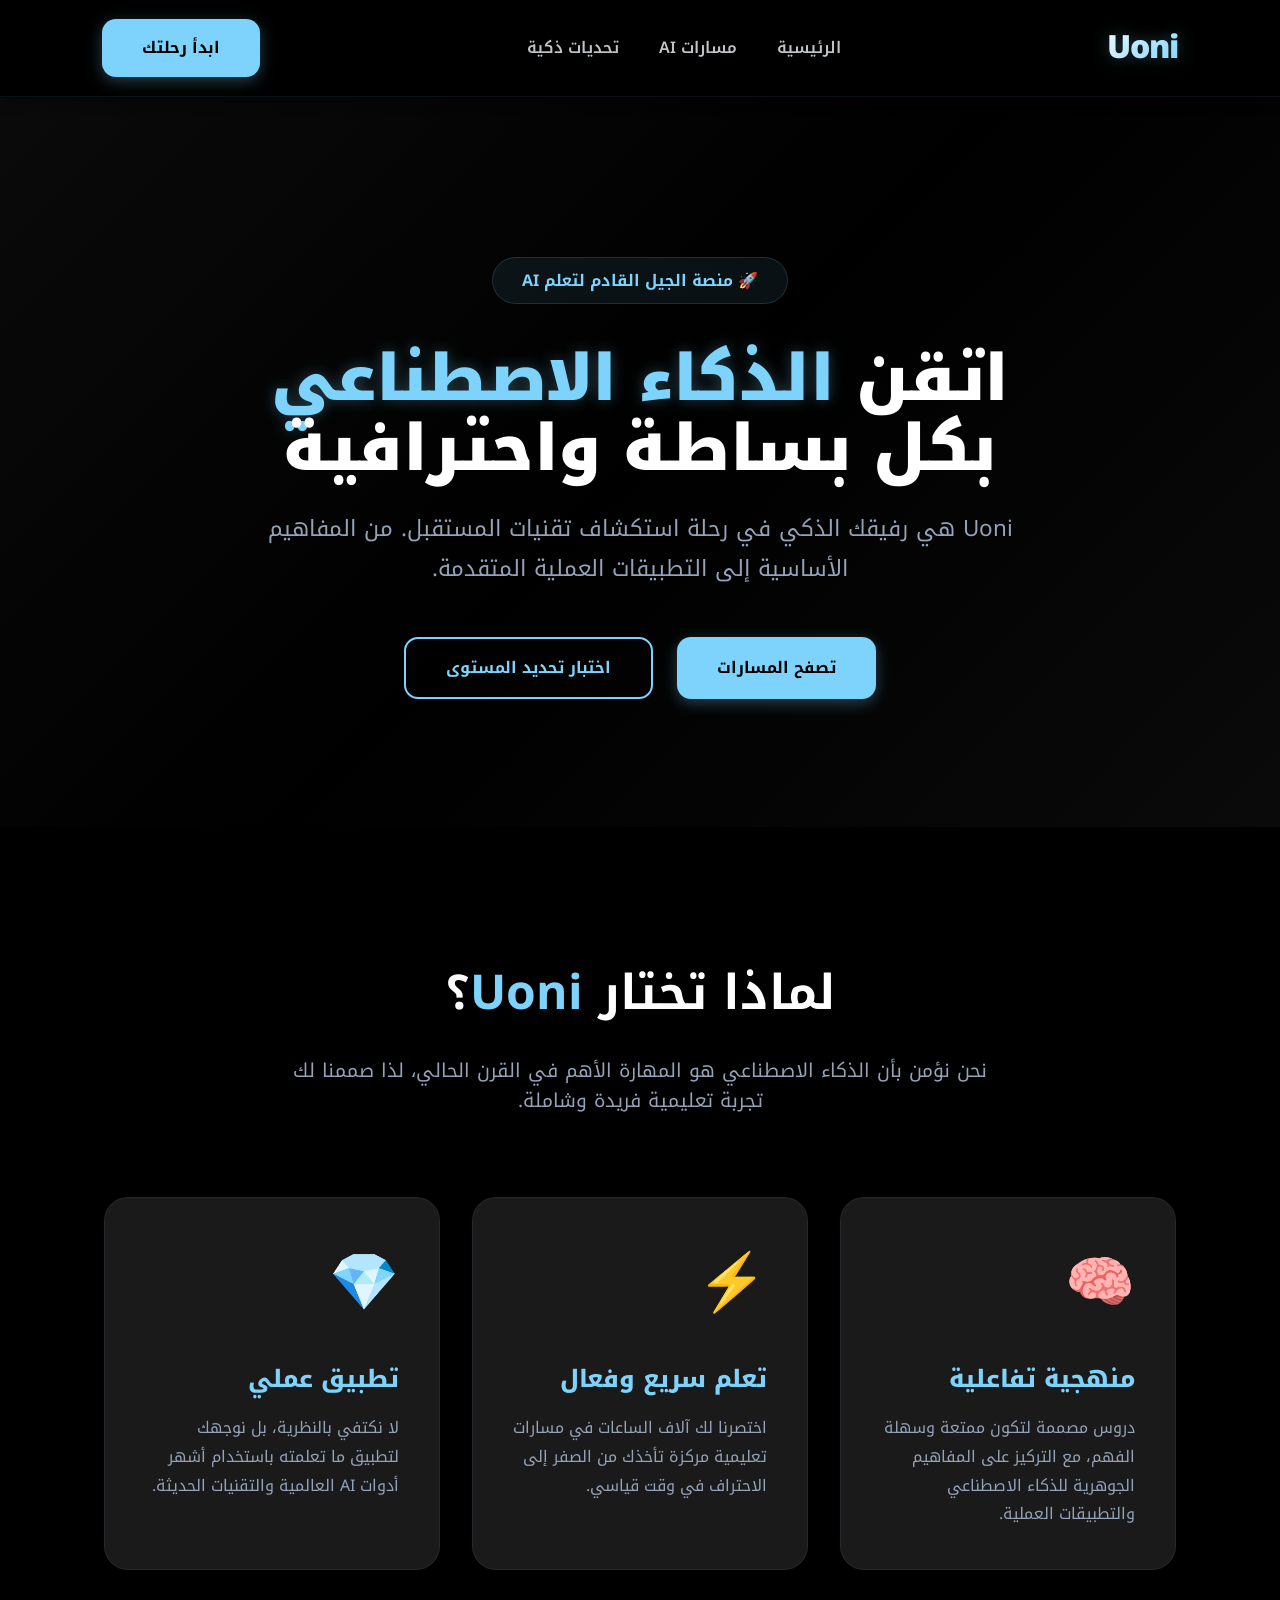
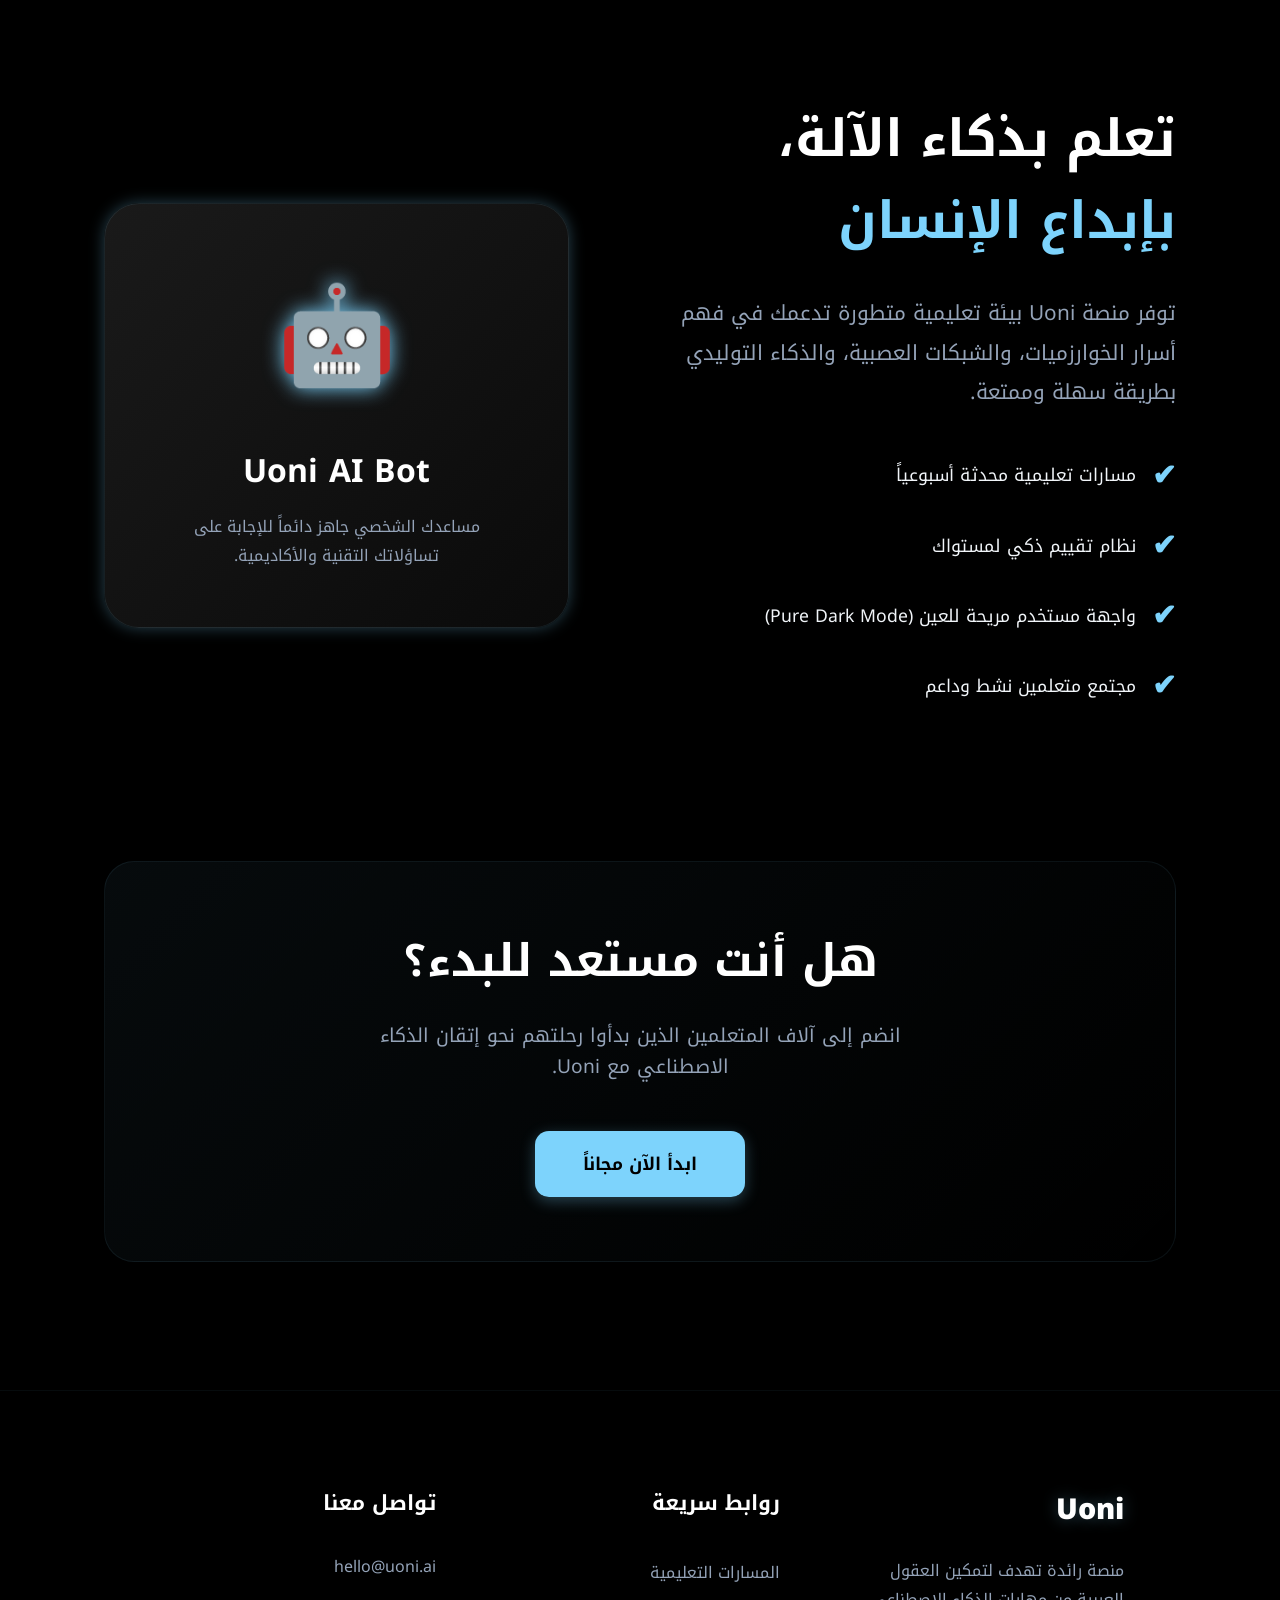
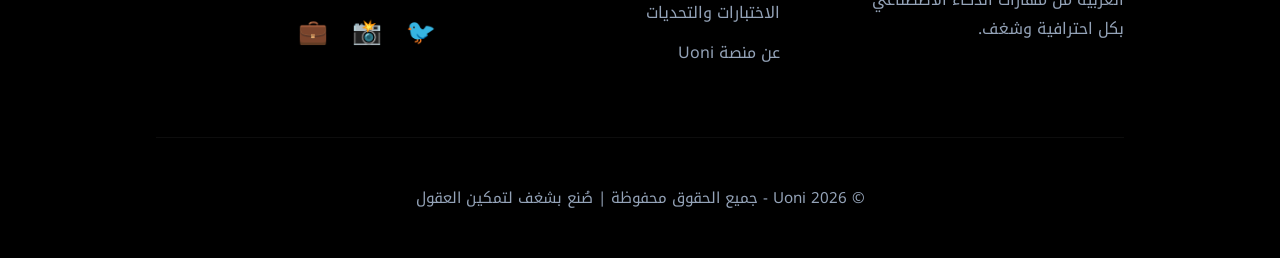
<file: index.html>
<!DOCTYPE html>
<html lang="ar" dir="rtl">
<head>
    <meta charset="UTF-8">
    <meta name="viewport" content="width=device-width, initial-scale=1.0">
    <title>Uoni | مستقبل تعليم الذكاء الاصطناعي</title>
    <link rel="stylesheet" href="css/style.css">
    <link rel="preconnect" href="https://fonts.googleapis.com">
    <link rel="preconnect" href="https://fonts.gstatic.com" crossorigin>
    <link href="https://fonts.googleapis.com/css2?family=Inter:wght@400;600;800&family=Noto+Kufi+Arabic:wght@400;700;900&display=swap" rel="stylesheet">
</head>
<body>
    <nav class="navbar animate-fade">
        <div class="logo">Uoni</div>
        <ul class="nav-links">
            <li><a href="index.html">الرئيسية</a></li>
            <li><a href="pages/lessons.html">مسارات AI</a></li>
            <li><a href="pages/quiz.html">تحديات ذكية</a></li>
        </ul>
        <div style="display: flex; gap: 1rem;">
            <a href="pages/lessons.html" class="btn">ابدأ رحلتك</a>
        </div>
    </nav>

    <header class="hero">
        <div class="container">
            <div style="display: inline-block; padding: 0.6rem 1.8rem; background: rgba(125, 211, 252, 0.08); border-radius: 50px; color: var(--secondary); font-weight: 700; margin-bottom: 2.5rem; border: 1px solid rgba(125, 211, 252, 0.15);" class="animate-fade">
                🚀 منصة الجيل القادم لتعلم AI
            </div>
            <h1 class="animate-fade">اتقن <span style="color: var(--secondary); text-shadow: var(--baby-blue-glow);">الذكاء الاصطناعي</span><br>بكل بساطة واحترافية</h1>
            <p class="animate-fade" style="animation-delay: 0.2s;">Uoni هي رفيقك الذكي في رحلة استكشاف تقنيات المستقبل. من المفاهيم الأساسية إلى التطبيقات العملية المتقدمة.</p>
            <div class="animate-fade" style="animation-delay: 0.4s; display: flex; gap: 1.5rem; justify-content: center; flex-wrap: wrap;">
                <a href="pages/lessons.html" class="btn">تصفح المسارات</a>
                <a href="pages/placement-test.html" class="btn btn-secondary">اختبار تحديد المستوى</a>
            </div>
        </div>
    </header>

    <main class="container">
        <!-- Section 1: Why Choose Uoni -->
        <section class="animate-fade" style="animation-delay: 0.6s; margin-top: 8rem; margin-bottom: 8rem;">
            <div style="text-align: center; margin-bottom: 5rem;">
                <h2 style="font-size: 3rem; color: var(--white); margin-bottom: 1.5rem;">لماذا تختار <span style="color: var(--secondary);">Uoni</span>؟</h2>
                <p style="color: var(--text-muted); font-size: 1.2rem; max-width: 700px; margin: 0 auto;">نحن نؤمن بأن الذكاء الاصطناعي هو المهارة الأهم في القرن الحالي، لذا صممنا لك تجربة تعليمية فريدة وشاملة.</p>
            </div>
            
            <div class="grid">
                <div class="card">
                    <div style="font-size: 3.5rem; margin-bottom: 2rem;">🧠</div>
                    <h3>منهجية تفاعلية</h3>
                    <p>دروس مصممة لتكون ممتعة وسهلة الفهم، مع التركيز على المفاهيم الجوهرية للذكاء الاصطناعي والتطبيقات العملية.</p>
                </div>
                <div class="card">
                    <div style="font-size: 3.5rem; margin-bottom: 2rem;">⚡</div>
                    <h3>تعلم سريع وفعال</h3>
                    <p>اختصرنا لك آلاف الساعات في مسارات تعليمية مركزة تأخذك من الصفر إلى الاحتراف في وقت قياسي.</p>
                </div>
                <div class="card">
                    <div style="font-size: 3.5rem; margin-bottom: 2rem;">💎</div>
                    <h3>تطبيق عملي</h3>
                    <p>لا نكتفي بالنظرية، بل نوجهك لتطبيق ما تعلمته باستخدام أشهر أدوات AI العالمية والتقنيات الحديثة.</p>
                </div>
            </div>
        </section>

        <!-- Section 2: Features -->
        <section class="animate-fade" style="margin-top: 8rem; margin-bottom: 8rem; display: flex; align-items: center; gap: 5rem; flex-wrap: wrap;">
            <div style="flex: 1.2; min-width: 300px;">
                <h2 style="font-size: 3.2rem; margin-bottom: 2rem; color: var(--white);">تعلم بذكاء الآلة،<br><span style="color: var(--secondary);">بإبداع الإنسان</span></h2>
                <p style="font-size: 1.3rem; color: var(--text-muted); margin-bottom: 2.5rem; line-height: 1.9;">توفر منصة Uoni بيئة تعليمية متطورة تدعمك في فهم أسرار الخوارزميات، والشبكات العصبية، والذكاء التوليدي بطريقة سهلة وممتعة.</p>
                <ul style="list-style: none; font-size: 1.1rem;">
                    <li style="margin-bottom: 1.5rem; display: flex; align-items: center; gap: 1rem;">
                        <span style="color: var(--secondary); font-size: 1.8rem; font-weight: bold;">✔</span> <span>مسارات تعليمية محدثة أسبوعياً</span>
                    </li>
                    <li style="margin-bottom: 1.5rem; display: flex; align-items: center; gap: 1rem;">
                        <span style="color: var(--secondary); font-size: 1.8rem; font-weight: bold;">✔</span> <span>نظام تقييم ذكي لمستواك</span>
                    </li>
                    <li style="margin-bottom: 1.5rem; display: flex; align-items: center; gap: 1rem;">
                        <span style="color: var(--secondary); font-size: 1.8rem; font-weight: bold;">✔</span> <span>واجهة مستخدم مريحة للعين (Pure Dark Mode)</span>
                    </li>
                    <li style="margin-bottom: 1.5rem; display: flex; align-items: center; gap: 1rem;">
                        <span style="color: var(--secondary); font-size: 1.8rem; font-weight: bold;">✔</span> <span>مجتمع متعلمين نشط وداعم</span>
                    </li>
                </ul>
            </div>
            <div style="flex: 0.8; min-width: 300px; background: linear-gradient(135deg, var(--surface-light), #0a0a0a); padding: 3.5rem; border-radius: 35px; border: 1px solid rgba(125, 211, 252, 0.1); text-align: center; box-shadow: var(--baby-blue-glow);">
                <div style="font-size: 6rem; filter: drop-shadow(0 0 10px var(--secondary));">🤖</div>
                <h3 style="margin: 2rem 0 1rem; color: var(--white); font-size: 2rem;">Uoni AI Bot</h3>
                <p style="color: var(--text-muted); line-height: 1.8;">مساعدك الشخصي جاهز دائماً للإجابة على تساؤلاتك التقنية والأكاديمية.</p>
            </div>
        </section>

        <!-- Section 3: CTA -->
        <section style="margin-top: 8rem; margin-bottom: 8rem; text-align: center; padding: 4rem; background: linear-gradient(135deg, rgba(125, 211, 252, 0.05), transparent); border-radius: 30px; border: 1px solid rgba(125, 211, 252, 0.08);">
            <h2 style="font-size: 2.8rem; color: var(--white); margin-bottom: 1.5rem;">هل أنت مستعد للبدء؟</h2>
            <p style="font-size: 1.2rem; color: var(--text-muted); margin-bottom: 3rem; max-width: 600px; margin-left: auto; margin-right: auto;">انضم إلى آلاف المتعلمين الذين بدأوا رحلتهم نحو إتقان الذكاء الاصطناعي مع Uoni.</p>
            <a href="pages/lessons.html" class="btn" style="padding: 1.2rem 3rem; font-size: 1.1rem;">ابدأ الآن مجاناً</a>
        </section>
    </main>

    <footer>
        <div class="container">
            <div class="footer-content">
                <div>
                    <div class="footer-logo">Uoni</div>
                    <p>منصة رائدة تهدف لتمكين العقول العربية من مهارات الذكاء الاصطناعي بكل احترافية وشغف.</p>
                </div>
                <div>
                    <h4>روابط سريعة</h4>
                    <ul>
                        <li><a href="pages/lessons.html">المسارات التعليمية</a></li>
                        <li><a href="pages/quiz.html">الاختبارات والتحديات</a></li>
                        <li><a href="index.html">عن منصة Uoni</a></li>
                    </ul>
                </div>
                <div>
                    <h4>تواصل معنا</h4>
                    <p>hello@uoni.ai</p>
                    <div style="display: flex; gap: 1.5rem; margin-top: 2rem;">
                        <span style="font-size: 1.5rem; cursor: pointer; color: var(--secondary); transition: var(--transition);" onmouseover="this.style.color='var(--white)'" onmouseout="this.style.color='var(--secondary)'">🐦</span>
                        <span style="font-size: 1.5rem; cursor: pointer; color: var(--secondary); transition: var(--transition);" onmouseover="this.style.color='var(--white)'" onmouseout="this.style.color='var(--secondary)'">📸</span>
                        <span style="font-size: 1.5rem; cursor: pointer; color: var(--secondary); transition: var(--transition);" onmouseover="this.style.color='var(--white)'" onmouseout="this.style.color='var(--secondary)'">💼</span>
                    </div>
                </div>
            </div>
            <div style="text-align: center; padding-top: 3rem; border-top: 1px solid rgba(255,255,255,0.05); font-size: 0.95rem; color: var(--text-muted);">
                &copy; 2026 Uoni - جميع الحقوق محفوظة | صُنع بشغف لتمكين العقول
            </div>
        </div>
    </footer>
</body>
</html>
</file>
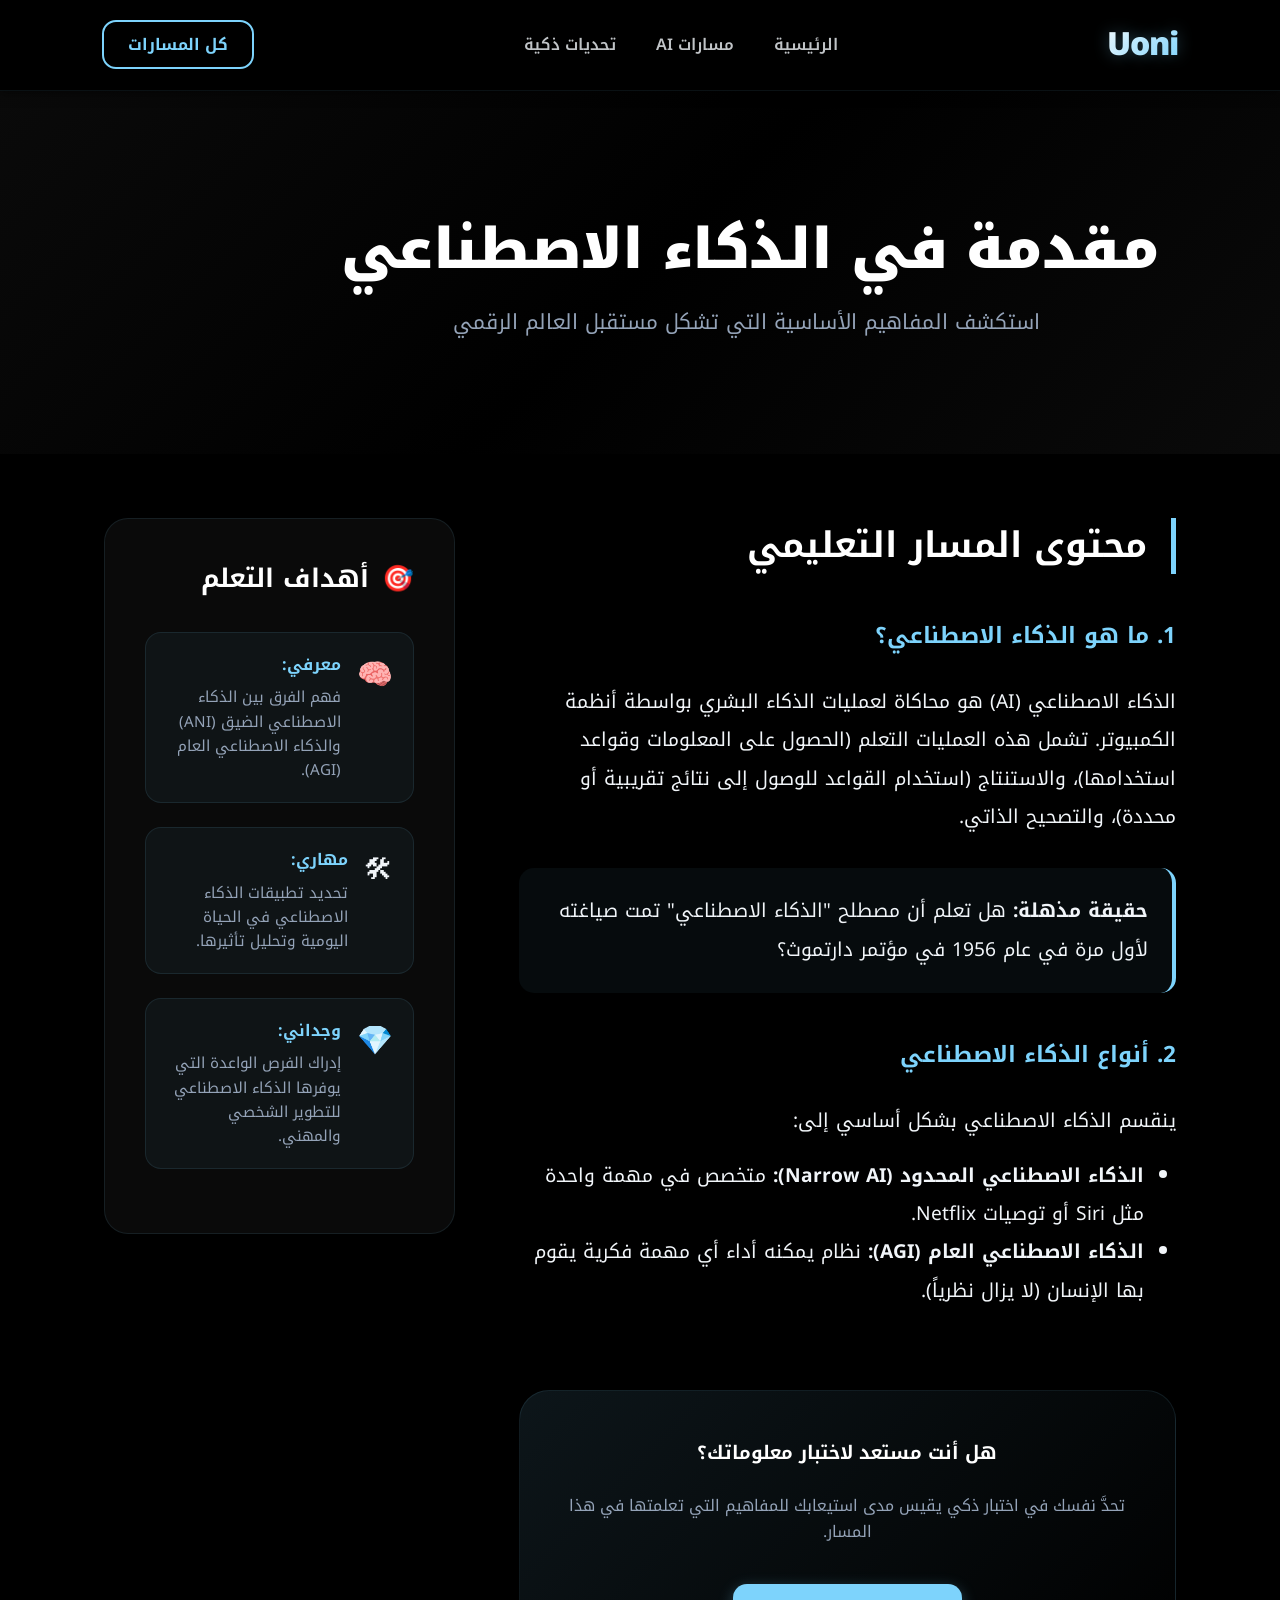
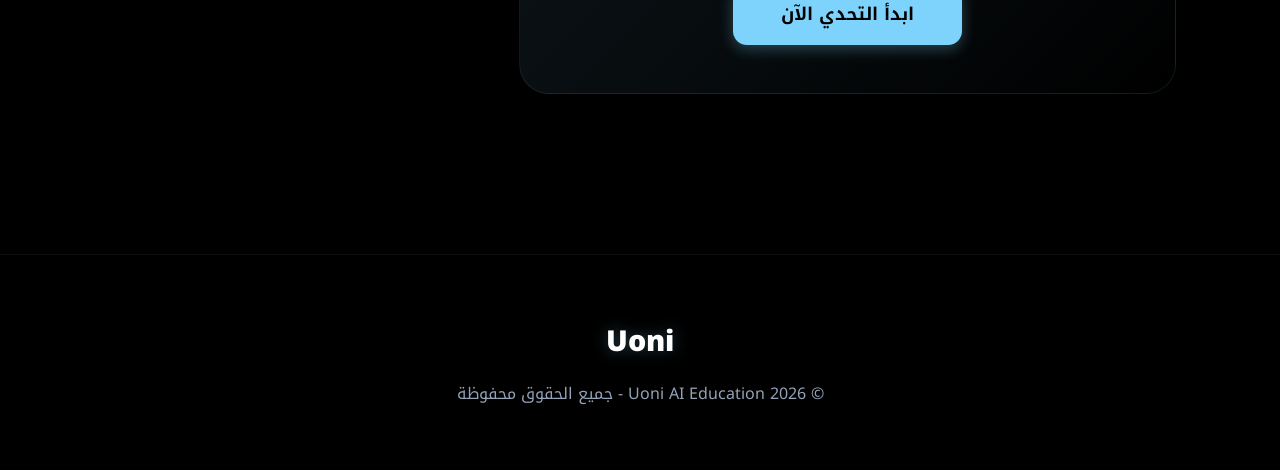
<file: pages/lesson-detail.html>
<!DOCTYPE html>
<html lang="ar" dir="rtl">
<head>
    <meta charset="UTF-8">
    <meta name="viewport" content="width=device-width, initial-scale=1.0">
    <title>Uoni | تفاصيل المسار التعليمي</title>
    <link rel="stylesheet" href="../css/style.css">
    <link rel="preconnect" href="https://fonts.googleapis.com">
    <link rel="preconnect" href="https://fonts.gstatic.com" crossorigin>
    <link href="https://fonts.googleapis.com/css2?family=Inter:wght@400;600;800&family=Noto+Kufi+Arabic:wght@400;700;900&display=swap" rel="stylesheet">
    <style>
        .objective-item { display: flex; align-items: flex-start; gap: 1rem; margin-bottom: 1.5rem; padding: 1.2rem; background: rgba(125, 211, 252, 0.05); border-radius: 16px; border: 1px solid rgba(125, 211, 252, 0.1); transition: var(--transition); }
        .objective-item:hover { transform: translateX(-8px); background: rgba(125, 211, 252, 0.1); border-color: var(--secondary); }
        .objective-icon { font-size: 1.8rem; }
        .content-area { font-size: 1.2rem; line-height: 2; color: var(--text-main); }
        .content-area h3 { margin-top: 2rem; }
        .sidebar-card { position: sticky; top: 120px; background: var(--surface); border: 1px solid rgba(125, 211, 252, 0.1); padding: 2.5rem; border-radius: 24px; }
    </style>
</head>
<body>
    <nav class="navbar animate-fade">
        <div class="logo">Uoni</div>
        <ul class="nav-links">
            <li><a href="../index.html">الرئيسية</a></li>
            <li><a href="lessons.html">مسارات AI</a></li>
            <li><a href="quiz.html">تحديات ذكية</a></li>
        </ul>
        <a href="lessons.html" class="btn btn-secondary" style="padding: 0.6rem 1.5rem;">كل المسارات</a>
    </nav>

    <header class="hero" style="padding: 8rem 5% 4rem; text-align: right;">
        <div class="container">
            <h1 id="lesson-title" class="animate-fade" style="font-size: 3.5rem;">جاري التحميل...</h1>
            <p id="lesson-subtitle" class="animate-fade" style="animation-delay: 0.2s; font-size: 1.3rem; max-width: 800px; color: var(--text-muted);"></p>
        </div>
    </header>

    <main class="container">
        <div style="display: flex; gap: 4rem; margin-top: 4rem; flex-wrap: wrap;">
            <div class="animate-fade" style="flex: 1.5; min-width: 350px; animation-delay: 0.4s;">
                <h2 style="color: var(--white); margin-bottom: 2.5rem; border-right: 5px solid var(--secondary); padding-right: 1.5rem; font-size: 2.2rem;">محتوى المسار التعليمي</h2>
                <div id="lesson-content" class="content-area">
                    <!-- Content loaded via JS -->
                </div>
                <div style="margin-top: 5rem; padding: 3rem; background: linear-gradient(135deg, rgba(125, 211, 252, 0.1), transparent); border-radius: 30px; border: 1px solid rgba(125, 211, 252, 0.1); text-align: center;">
                    <h3 style="color: var(--white); margin-bottom: 1.5rem;">هل أنت مستعد لاختبار معلوماتك؟</h3>
                    <p style="color: var(--text-muted); margin-bottom: 2.5rem;">تحدَّ نفسك في اختبار ذكي يقيس مدى استيعابك للمفاهيم التي تعلمتها في هذا المسار.</p>
                    <a href="quiz.html" class="btn" style="padding: 1rem 3rem; font-size: 1.1rem;">ابدأ التحدي الآن</a>
                </div>
            </div>

            <aside class="animate-fade" style="flex: 0.8; min-width: 300px; animation-delay: 0.6s;">
                <div class="sidebar-card">
                    <h3 style="margin-bottom: 2rem; color: var(--white); font-size: 1.6rem; display: flex; align-items: center; gap: 0.8rem;">
                        <span>🎯</span> أهداف التعلم
                    </h3>
                    <div id="objectives-container">
                        <!-- Objectives loaded via JS -->
                    </div>
                </div>
            </aside>
        </div>
    </main>

    <footer style="margin-top: 10rem; padding: 4rem 0; border-top: 1px solid rgba(255,255,255,0.05);">
        <div class="container" style="text-align: center;">
            <div class="footer-logo" style="margin-bottom: 1rem;">Uoni</div>
            <p style="color: var(--text-muted);">&copy; 2026 Uoni AI Education - جميع الحقوق محفوظة</p>
        </div>
    </footer>

    <script src="../js/lessons-data.js"></script>
    <script>
        const urlParams = new URLSearchParams(window.location.search);
        const lessonId = urlParams.get('id') || "1";

        if (lessonsData[lessonId]) {
            const lesson = lessonsData[lessonId];
            document.getElementById('lesson-title').innerText = lesson.title;
            document.getElementById('lesson-subtitle').innerText = lesson.subtitle;
            document.getElementById('lesson-content').innerHTML = lesson.content;
            
            const objectivesHTML = `
                <div class="objective-item">
                    <span class="objective-icon">🧠</span>
                    <div><strong style="color: var(--secondary);">معرفي:</strong><p style="margin-top: 0.5rem; font-size: 0.95rem; color: var(--text-muted);">${lesson.objectives.cognitive}</p></div>
                </div>
                <div class="objective-item">
                    <span class="objective-icon">🛠</span>
                    <div><strong style="color: var(--secondary);">مهاري:</strong><p style="margin-top: 0.5rem; font-size: 0.95rem; color: var(--text-muted);">${lesson.objectives.skill}</p></div>
                </div>
                <div class="objective-item">
                    <span class="objective-icon">💎</span>
                    <div><strong style="color: var(--secondary);">وجداني:</strong><p style="margin-top: 0.5rem; font-size: 0.95rem; color: var(--text-muted);">${lesson.objectives.emotional}</p></div>
                </div>
            `;
            document.getElementById('objectives-container').innerHTML = objectivesHTML;
            document.title = `Uoni | ${lesson.title}`;
        } else {
            window.location.href = 'lessons.html';
        }
    </script>
</body>
</html>
</file>
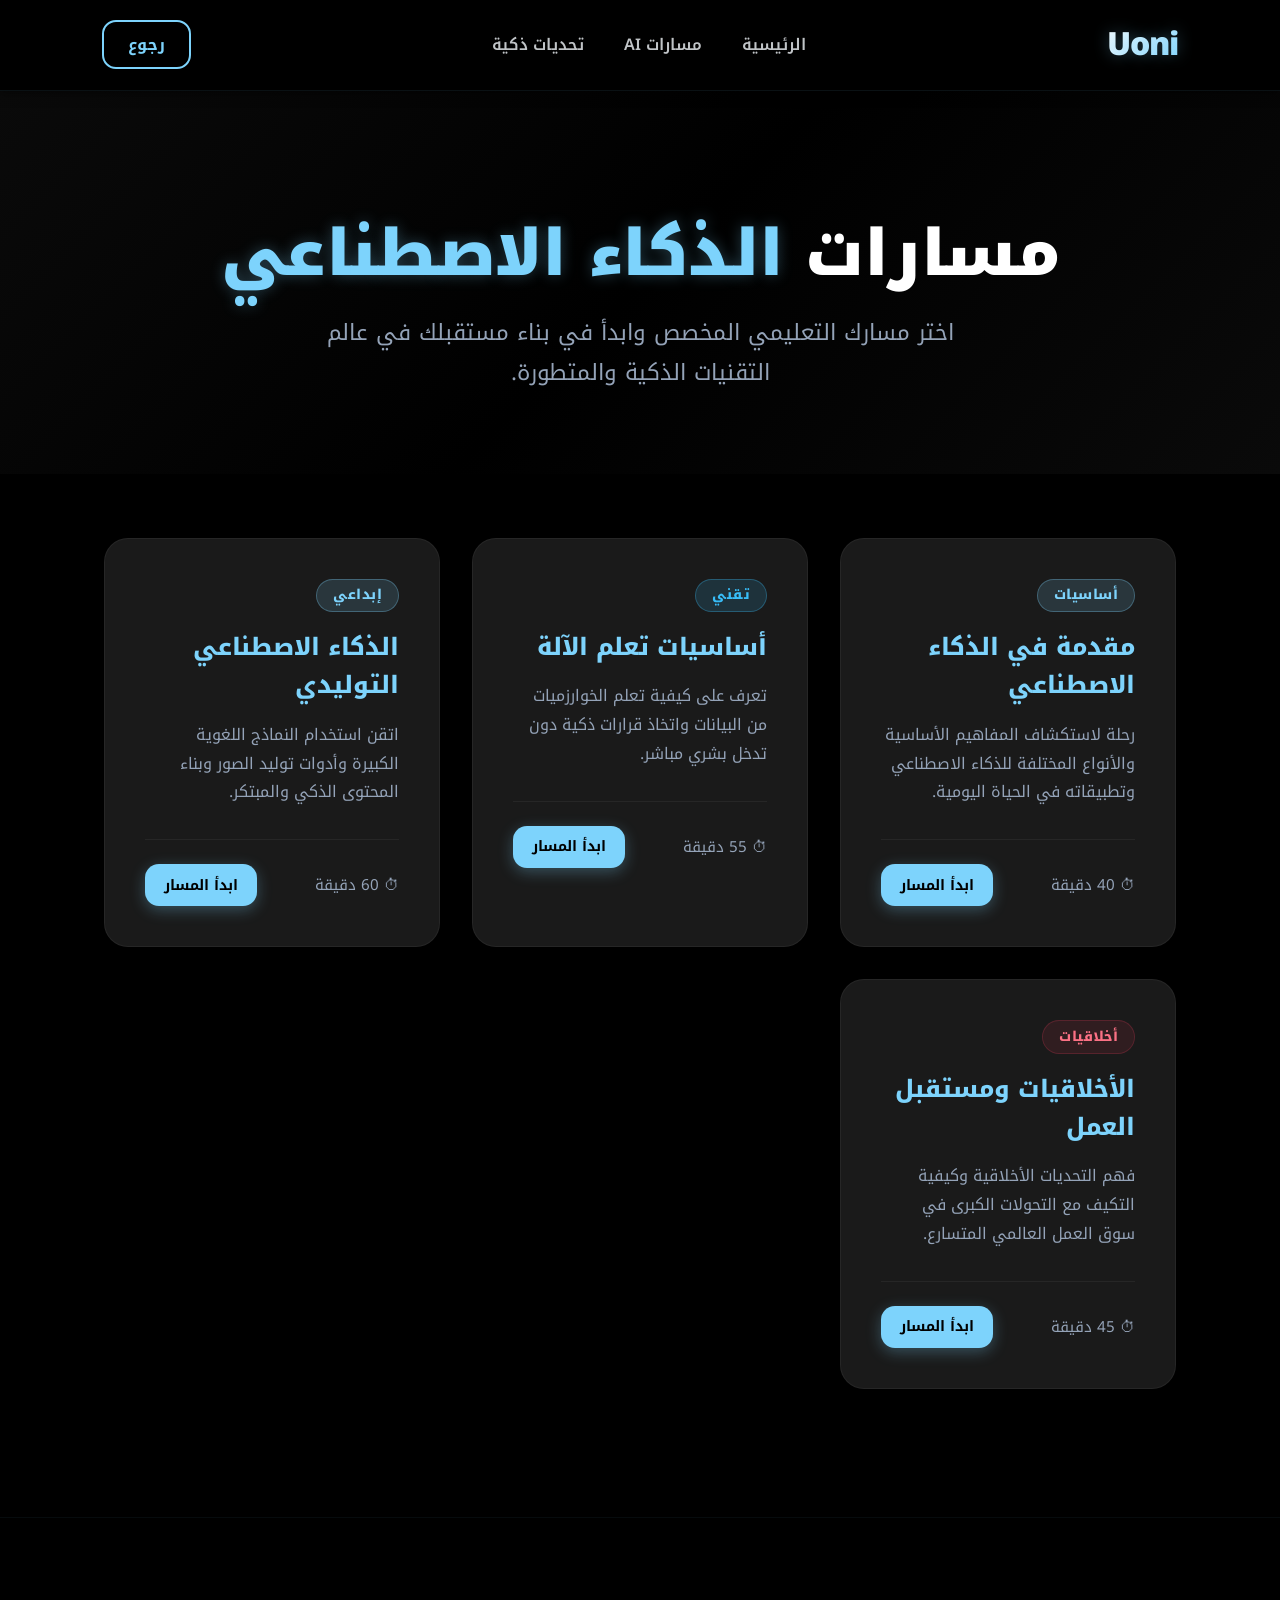
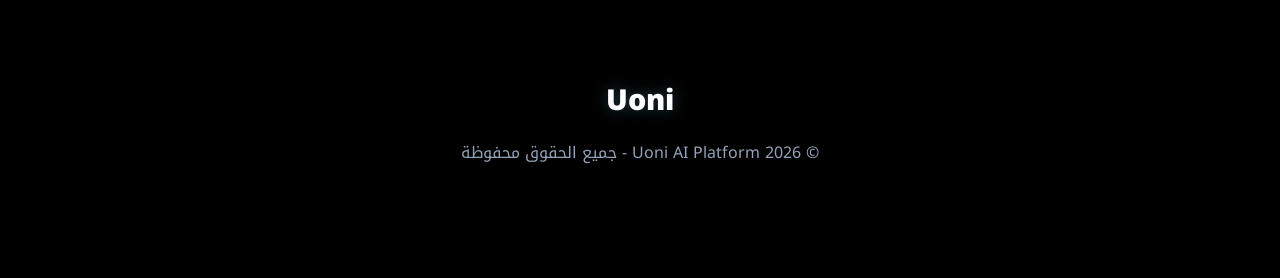
<file: pages/lessons.html>
<!DOCTYPE html>
<html lang="ar" dir="rtl">
<head>
    <meta charset="UTF-8">
    <meta name="viewport" content="width=device-width, initial-scale=1.0">
    <title>Uoni | مسارات تعلم الذكاء الاصطناعي</title>
    <link rel="stylesheet" href="../css/style.css">
    <link rel="preconnect" href="https://fonts.googleapis.com">
    <link rel="preconnect" href="https://fonts.gstatic.com" crossorigin>
    <link href="https://fonts.googleapis.com/css2?family=Inter:wght@400;600;800&family=Noto+Kufi+Arabic:wght@400;700;900&display=swap" rel="stylesheet">
    <style>
        .badge { display: inline-block; padding: 0.3rem 1rem; border-radius: 50px; font-size: 0.85rem; font-weight: 800; margin-bottom: 1rem; text-transform: uppercase; letter-spacing: 0.5px; }
        .badge-ai { background: rgba(125, 211, 252, 0.15); color: var(--secondary); border: 1px solid rgba(125, 211, 252, 0.3); }
        .badge-ml { background: rgba(56, 189, 248, 0.15); color: #38bdf8; border: 1px solid rgba(56, 189, 248, 0.3); }
        .badge-ethic { background: rgba(244, 63, 94, 0.1); color: #fb7185; border: 1px solid rgba(244, 63, 94, 0.2); }
        
        .card { border: 1px solid rgba(255, 255, 255, 0.05); }
        .card:hover { border-color: var(--secondary); }
        
        .lesson-meta { margin-top: 2rem; padding-top: 1.5rem; border-top: 1px solid rgba(255, 255, 255, 0.05); display: flex; justify-content: space-between; align-items: center; }
        .lesson-meta span { font-size: 0.95rem; color: var(--text-muted); display: flex; align-items: center; gap: 0.5rem; }
    </style>
</head>
<body>
    <nav class="navbar animate-fade">
        <div class="logo">Uoni</div>
        <ul class="nav-links">
            <li><a href="../index.html">الرئيسية</a></li>
            <li><a href="lessons.html">مسارات AI</a></li>
            <li><a href="quiz.html">تحديات ذكية</a></li>
        </ul>
        <a href="../index.html" class="btn btn-secondary" style="padding: 0.6rem 1.5rem;">رجوع</a>
    </nav>

    <header class="hero" style="padding: 8rem 5% 5rem;">
        <div class="container">
            <h1 class="animate-fade">مسارات <span style="color: var(--secondary); text-shadow: var(--baby-blue-glow);">الذكاء الاصطناعي</span></h1>
            <p class="animate-fade" style="animation-delay: 0.2s; max-width: 700px; margin: 0 auto;">اختر مسارك التعليمي المخصص وابدأ في بناء مستقبلك في عالم التقنيات الذكية والمتطورة.</p>
        </div>
    </header>

    <main class="container">
        <div class="grid animate-fade" style="animation-delay: 0.4s; margin-bottom: 8rem; margin-top: 4rem;">
            <!-- Lesson 1 -->
            <div class="card">
                <span class="badge badge-ai">أساسيات</span>
                <h3>مقدمة في الذكاء الاصطناعي</h3>
                <p>رحلة لاستكشاف المفاهيم الأساسية والأنواع المختلفة للذكاء الاصطناعي وتطبيقاته في الحياة اليومية.</p>
                <div class="lesson-meta">
                    <span>⏱ 40 دقيقة</span>
                    <a href="lesson-detail.html?id=1" class="btn" style="padding: 0.6rem 1.2rem; font-size: 0.9rem;">ابدأ المسار</a>
                </div>
            </div>

            <!-- Lesson 2 -->
            <div class="card">
                <span class="badge badge-ml">تقني</span>
                <h3>أساسيات تعلم الآلة</h3>
                <p>تعرف على كيفية تعلم الخوارزميات من البيانات واتخاذ قرارات ذكية دون تدخل بشري مباشر.</p>
                <div class="lesson-meta">
                    <span>⏱ 55 دقيقة</span>
                    <a href="lesson-detail.html?id=2" class="btn" style="padding: 0.6rem 1.2rem; font-size: 0.9rem;">ابدأ المسار</a>
                </div>
            </div>

            <!-- Lesson 3 -->
            <div class="card">
                <span class="badge badge-ai">إبداعي</span>
                <h3>الذكاء الاصطناعي التوليدي</h3>
                <p>اتقن استخدام النماذج اللغوية الكبيرة وأدوات توليد الصور وبناء المحتوى الذكي والمبتكر.</p>
                <div class="lesson-meta">
                    <span>⏱ 60 دقيقة</span>
                    <a href="lesson-detail.html?id=3" class="btn" style="padding: 0.6rem 1.2rem; font-size: 0.9rem;">ابدأ المسار</a>
                </div>
            </div>

            <!-- Lesson 4 -->
            <div class="card">
                <span class="badge badge-ethic">أخلاقيات</span>
                <h3>الأخلاقيات ومستقبل العمل</h3>
                <p>فهم التحديات الأخلاقية وكيفية التكيف مع التحولات الكبرى في سوق العمل العالمي المتسارع.</p>
                <div class="lesson-meta">
                    <span>⏱ 45 دقيقة</span>
                    <a href="lesson-detail.html?id=4" class="btn" style="padding: 0.6rem 1.2rem; font-size: 0.9rem;">ابدأ المسار</a>
                </div>
            </div>
        </div>
    </main>

    <footer>
        <div class="container" style="text-align: center; padding: 4rem 0;">
            <div class="footer-logo" style="margin-bottom: 1rem;">Uoni</div>
            <p style="color: var(--text-muted);">&copy; 2026 Uoni AI Platform - جميع الحقوق محفوظة</p>
        </div>
    </footer>
</body>
</html>
</file>
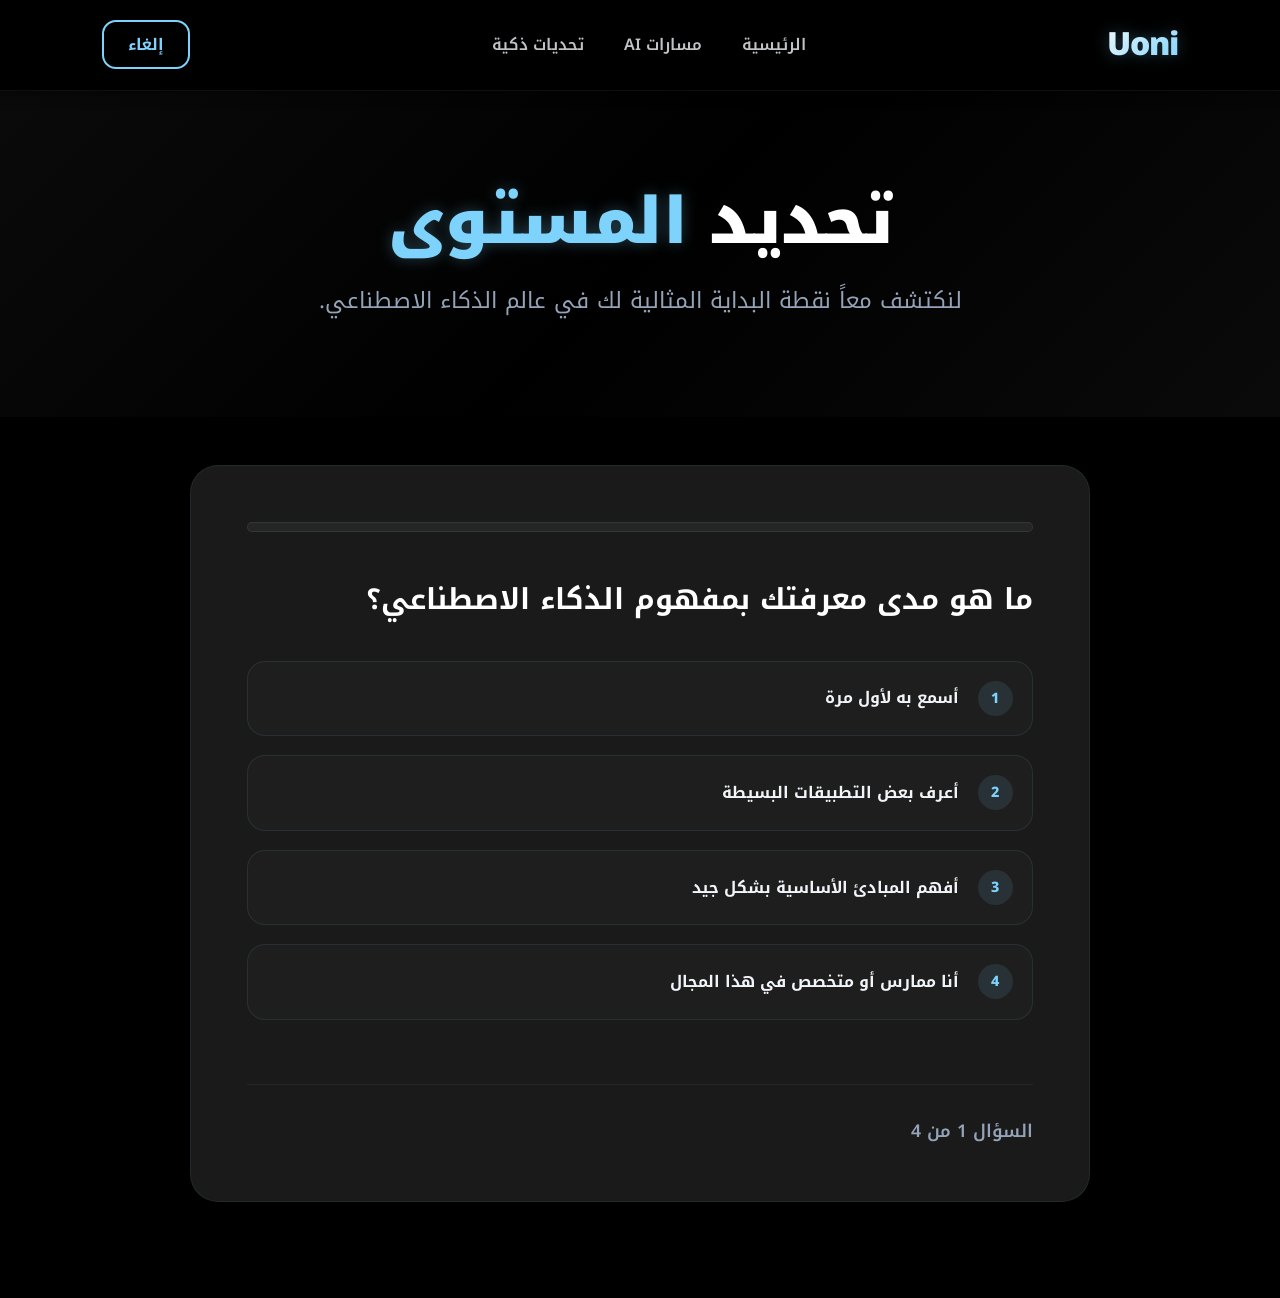
<file: pages/placement-test.html>
<!DOCTYPE html>
<html lang="ar" dir="rtl">
<head>
    <meta charset="UTF-8">
    <meta name="viewport" content="width=device-width, initial-scale=1.0">
    <title>Uoni | اختبار تحديد المستوى</title>
    <link rel="stylesheet" href="../css/style.css">
    <link rel="preconnect" href="https://fonts.googleapis.com">
    <link rel="preconnect" href="https://fonts.gstatic.com" crossorigin>
    <link href="https://fonts.googleapis.com/css2?family=Inter:wght@400;600;800&family=Noto+Kufi+Arabic:wght@400;700;900&display=swap" rel="stylesheet">
    <style>
        .progress-container { width: 100%; height: 10px; background: rgba(255, 255, 255, 0.05); border-radius: 10px; margin-bottom: 3rem; overflow: hidden; border: 1px solid rgba(125, 211, 252, 0.1); }
        .progress-bar { height: 100%; background: linear-gradient(to left, var(--secondary), var(--accent)); width: 0%; transition: width 0.6s cubic-bezier(0.4, 0, 0.2, 1); box-shadow: var(--baby-blue-glow); }
        
        .quiz-option { cursor: pointer; border: 1px solid rgba(125, 211, 252, 0.1); border-radius: 18px; padding: 1.2rem; margin-bottom: 1.2rem; transition: var(--transition); display: flex; align-items: center; gap: 1.2rem; background: rgba(255, 255, 255, 0.02); color: var(--text-main); }
        .quiz-option:hover { border-color: var(--secondary); background: rgba(125, 211, 252, 0.08); transform: translateX(-5px); }
        .quiz-option.selected { border-color: var(--secondary); background: var(--secondary); color: var(--primary); font-weight: 700; }
        
        .option-index { width: 35px; height: 35px; display: flex; align-items: center; justify-content: center; background: rgba(125, 211, 252, 0.1); border-radius: 50%; font-weight: 800; color: var(--secondary); font-size: 0.9rem; }
        .quiz-option.selected .option-index { background: var(--primary); color: var(--secondary); }
    </style>
</head>
<body>
    <nav class="navbar animate-fade">
        <div class="logo">Uoni</div>
        <ul class="nav-links">
            <li><a href="../index.html">الرئيسية</a></li>
            <li><a href="lessons.html">مسارات AI</a></li>
            <li><a href="quiz.html">تحديات ذكية</a></li>
        </ul>
        <a href="../index.html" class="btn btn-secondary" style="padding: 0.6rem 1.5rem;">إلغاء</a>
    </nav>

    <header class="hero" style="padding: 6rem 5% 3rem;">
        <div class="container">
            <h1 class="animate-fade">تحديد <span style="color: var(--secondary); text-shadow: var(--baby-blue-glow);">المستوى</span></h1>
            <p class="animate-fade" style="animation-delay: 0.2s;">لنكتشف معاً نقطة البداية المثالية لك في عالم الذكاء الاصطناعي.</p>
        </div>
    </header>

    <main class="container">
        <div class="quiz-box animate-fade" style="animation-delay: 0.4s; margin-bottom: 6rem;">
            <div class="progress-container">
                <div id="progress" class="progress-bar"></div>
            </div>
            
            <div id="quiz-content">
                <h2 id="question-text" style="margin-bottom: 2.5rem; font-size: 1.8rem; color: var(--white); line-height: 1.4;">جاري تحميل الأسئلة...</h2>
                <div id="options-container">
                    <!-- Options injected here -->
                </div>
            </div>

            <div id="quiz-footer" style="margin-top: 4rem; display: flex; justify-content: space-between; align-items: center; border-top: 1px solid rgba(255,255,255,0.05); padding-top: 2rem;">
                <span id="question-counter" style="color: var(--text-muted); font-weight: 600; font-size: 1.1rem;">السؤال 1 من 4</span>
                <button id="next-btn" class="btn" style="display: none; padding: 0.8rem 2.5rem;">التالي ➔</button>
            </div>

            <div id="result-screen" style="display: none; text-align: center; padding: 2rem 0;">
                <div id="result-icon" style="font-size: 6rem; margin-bottom: 2rem; filter: drop-shadow(0 0 15px var(--secondary));">📊</div>
                <h2 id="result-title" style="font-size: 2.5rem; margin-bottom: 1.5rem; color: var(--white);">تحليل مستواك</h2>
                <p id="result-desc" style="font-size: 1.3rem; color: var(--text-muted); margin-bottom: 3rem; max-width: 600px; margin-left: auto; margin-right: auto; line-height: 1.8;"></p>
                <div style="display: flex; gap: 1.5rem; justify-content: center; flex-wrap: wrap;">
                    <a href="lessons.html" id="recommendation-btn" class="btn">ابدأ رحلة التعلم</a>
                    <a href="../index.html" class="btn btn-secondary">العودة للرئيسية</a>
                </div>
            </div>
        </div>
    </main>

    <script>
        const questions = [
            { q: "ما هو مدى معرفتك بمفهوم الذكاء الاصطناعي؟", options: ["أسمع به لأول مرة", "أعرف بعض التطبيقات البسيطة", "أفهم المبادئ الأساسية بشكل جيد", "أنا ممارس أو متخصص في هذا المجال"], correct: -1 },
            { q: "هل لديك خلفية برمجية أو تقنية مسبقة؟", options: ["لا، أبدأ من الصفر تماماً", "لدي معرفة بسيطة بأساسيات الحاسوب", "أجيد لغة برمجة واحدة على الأقل", "أنا محترف في البرمجة وعلوم البيانات"], correct: -1 },
            { q: "ما هو هدفك الأساسي من الانضمام لمنصة Uoni؟", options: ["مجرد الفضول وحب الاستطلاع", "استخدام أدوات AI في عملي الحالي", "تغيير مساري المهني نحو الذكاء الاصطناعي", "بناء نماذج AI خاصة بي"], correct: -1 },
            { q: "هل سمعت عن 'تعلم الآلة' أو 'الشبكات العصبية' من قبل؟", options: ["لا أبداً", "سمعت المصطلحات فقط", "أفهم فكرتها العامة", "درستها أو طبقتها عملياً"], correct: -1 }
        ];

        let currentIdx = 0;
        let selections = [];

        function loadQuestion() {
            const q = questions[currentIdx];
            document.getElementById('question-text').innerText = q.q;
            document.getElementById('question-counter').innerText = `السؤال ${currentIdx + 1} من ${questions.length}`;
            document.getElementById('progress').style.width = `${((currentIdx) / questions.length) * 100}%`;
            
            const container = document.getElementById('options-container');
            container.innerHTML = '';
            
            q.options.forEach((opt, idx) => {
                const div = document.createElement('div');
                div.className = 'quiz-option';
                div.innerHTML = `<div class="option-index">${idx + 1}</div> <strong>${opt}</strong>`;
                div.onclick = () => selectOption(idx, div);
                container.appendChild(div);
            });
            document.getElementById('next-btn').style.display = 'none';
        }

        function selectOption(idx, element) {
            const options = document.querySelectorAll('.quiz-option');
            options.forEach(opt => opt.classList.remove('selected'));
            element.classList.add('selected');
            selections[currentIdx] = idx;
            document.getElementById('next-btn').style.display = 'inline-flex';
            if (currentIdx === questions.length - 1) {
                document.getElementById('next-btn').innerText = 'عرض التوصية الذكية';
            }
        }

        document.getElementById('next-btn').onclick = () => {
            currentIdx++;
            if (currentIdx < questions.length) {
                loadQuestion();
            } else {
                showResult();
            }
        };

        function showResult() {
            document.getElementById('progress').style.width = '100%';
            document.getElementById('quiz-content').style.display = 'none';
            document.getElementById('quiz-footer').style.display = 'none';
            document.getElementById('result-screen').style.display = 'block';
            
            const scoreSum = selections.reduce((a, b) => a + b, 0);
            let level = "";
            let recommendation = "";

            if (scoreSum <= 3) {
                level = "مستكشف مبتدئ (Explorer)";
                recommendation = "أهلاً بك في عالم الذكاء الاصطناعي! ننصحك بالبدء بمسار 'مقدمة في الذكاء الاصطناعي' لبناء أساس متين وفهم الصورة الكبيرة قبل التعمق في التفاصيل التقنية.";
            } else if (scoreSum <= 8) {
                level = "متحمس تقني (Tech Enthusiast)";
                recommendation = "لديك خلفية رائعة! يمكنك البدء بمسار 'الذكاء الاصطناعي التوليدي' لاستكشاف الأدوات الحديثة، أو الانتقال مباشرة لـ 'أساسيات تعلم الآلة' إذا كنت ترغب في فهم الجوانب التقنية.";
            } else {
                level = "ممارس متقدم (Advanced Practitioner)";
                recommendation = "مذهل! مستواك يسمح لك بالتعمق في مسارات 'تعلم الآلة' و 'الذكاء الاصطناعي التوليدي' المتقدمة. ننصحك أيضاً بالاطلاع على مسار 'الأخلاقيات' لفهم أبعاد المسؤولية التقنية.";
            }

            document.getElementById('result-title').innerText = `مستواك المقترح: ${level}`;
            document.getElementById('result-desc').innerText = recommendation;
        }

        loadQuestion();
    </script>
</body>
</html>
</file>
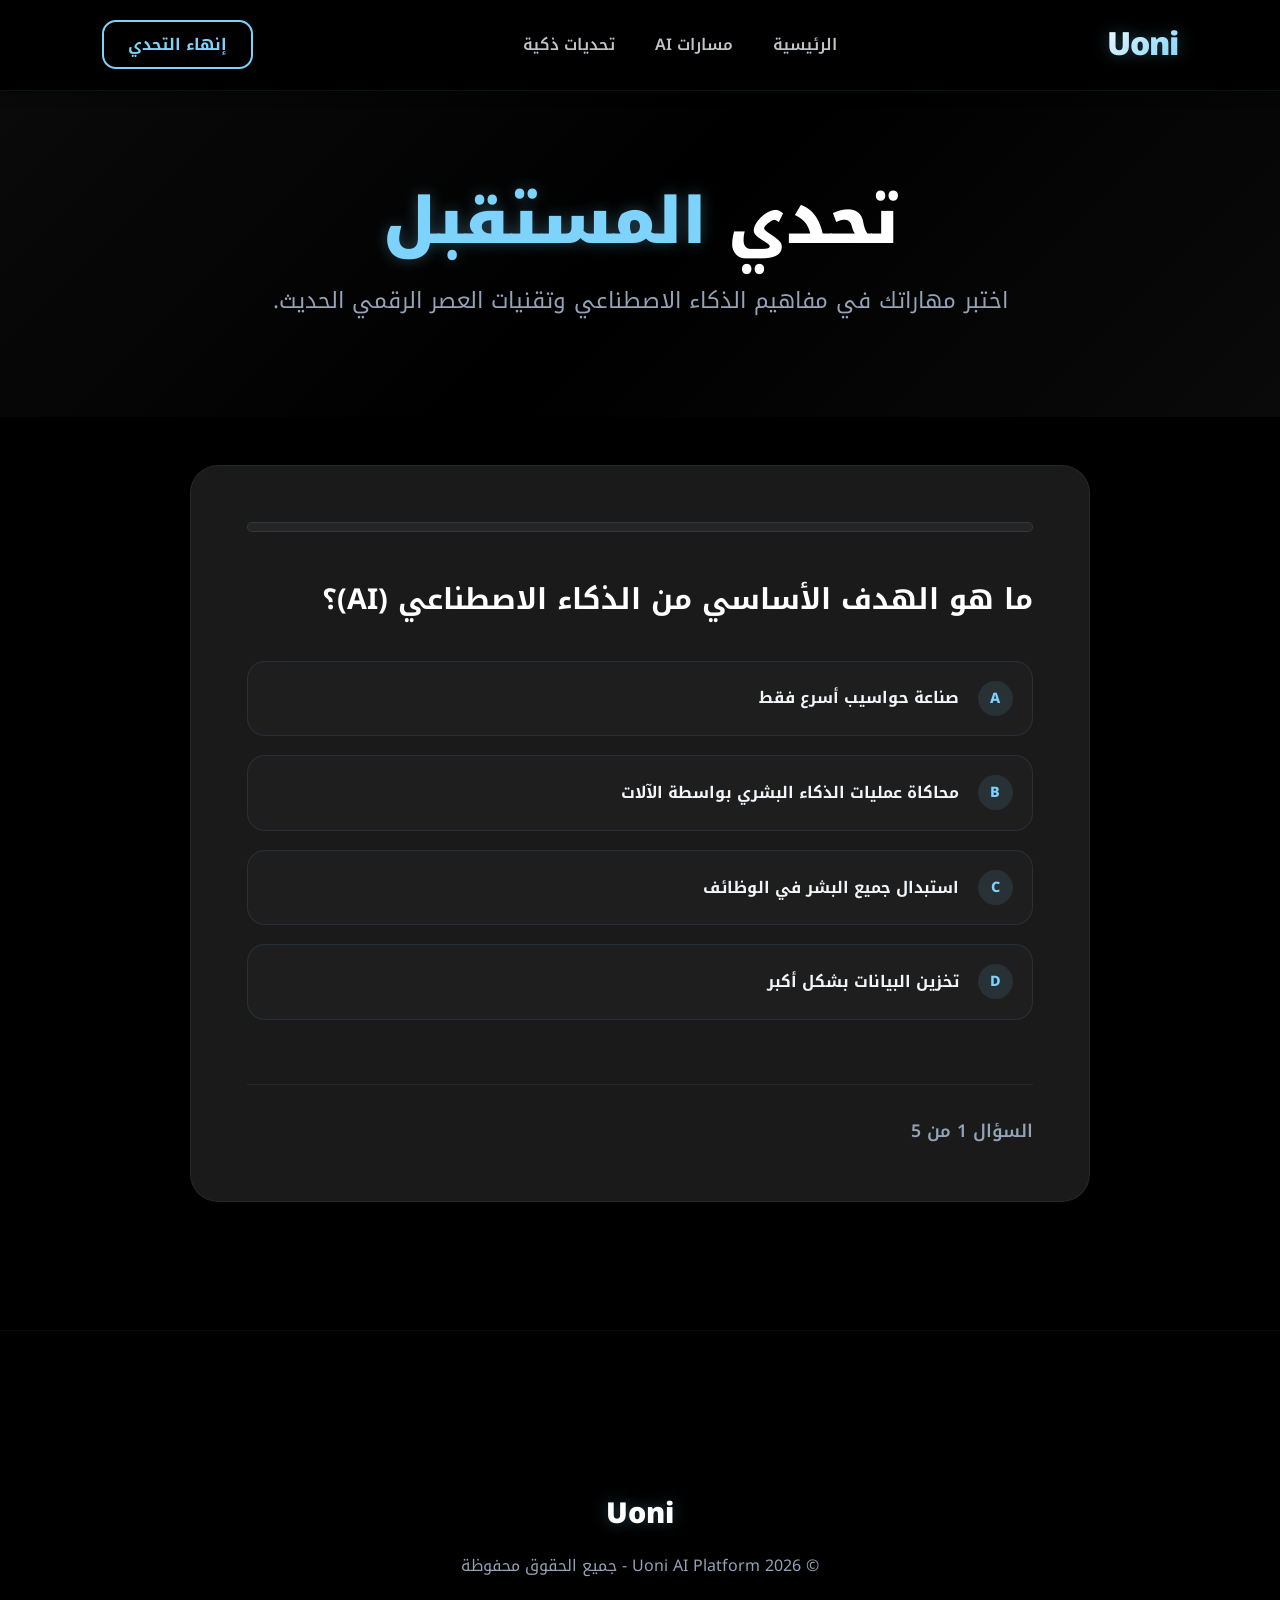
<file: pages/quiz.html>
<!DOCTYPE html>
<html lang="ar" dir="rtl">
<head>
    <meta charset="UTF-8">
    <meta name="viewport" content="width=device-width, initial-scale=1.0">
    <title>Uoni | تحدي الذكاء الاصطناعي</title>
    <link rel="stylesheet" href="../css/style.css">
    <link rel="preconnect" href="https://fonts.googleapis.com">
    <link rel="preconnect" href="https://fonts.gstatic.com" crossorigin>
    <link href="https://fonts.googleapis.com/css2?family=Inter:wght@400;600;800&family=Noto+Kufi+Arabic:wght@400;700;900&display=swap" rel="stylesheet">
    <style>
        .progress-container { width: 100%; height: 10px; background: rgba(255, 255, 255, 0.05); border-radius: 10px; margin-bottom: 3rem; overflow: hidden; border: 1px solid rgba(125, 211, 252, 0.1); }
        .progress-bar { height: 100%; background: linear-gradient(to left, var(--secondary), var(--accent)); width: 0%; transition: width 0.6s cubic-bezier(0.4, 0, 0.2, 1); box-shadow: var(--baby-blue-glow); }
        
        .quiz-option { cursor: pointer; border: 1px solid rgba(125, 211, 252, 0.1); border-radius: 18px; padding: 1.2rem; margin-bottom: 1.2rem; transition: var(--transition); display: flex; align-items: center; gap: 1.2rem; background: rgba(255, 255, 255, 0.02); color: var(--text-main); }
        .quiz-option:hover { border-color: var(--secondary); background: rgba(125, 211, 252, 0.08); transform: translateX(-5px); }
        .quiz-option.correct { border-color: #10b981; background: rgba(16, 185, 129, 0.1); color: #34d399; }
        .quiz-option.wrong { border-color: #ef4444; background: rgba(239, 68, 68, 0.1); color: #f87171; }
        
        .option-index { width: 35px; height: 35px; display: flex; align-items: center; justify-content: center; background: rgba(125, 211, 252, 0.1); border-radius: 50%; font-weight: 800; color: var(--secondary); font-size: 0.9rem; }
        .quiz-option.correct .option-index { background: #10b981; color: white; }
        .quiz-option.wrong .option-index { background: #ef4444; color: white; }
    </style>
</head>
<body>
    <nav class="navbar animate-fade">
        <div class="logo">Uoni</div>
        <ul class="nav-links">
            <li><a href="../index.html">الرئيسية</a></li>
            <li><a href="lessons.html">مسارات AI</a></li>
            <li><a href="quiz.html">تحديات ذكية</a></li>
        </ul>
        <a href="../index.html" class="btn btn-secondary" style="padding: 0.6rem 1.5rem;">إنهاء التحدي</a>
    </nav>

    <header class="hero" style="padding: 6rem 5% 3rem;">
        <div class="container">
            <h1 class="animate-fade">تحدي <span style="color: var(--secondary); text-shadow: var(--baby-blue-glow);">المستقبل</span></h1>
            <p class="animate-fade" style="animation-delay: 0.2s;">اختبر مهاراتك في مفاهيم الذكاء الاصطناعي وتقنيات العصر الرقمي الحديث.</p>
        </div>
    </header>

    <main class="container">
        <div class="quiz-box animate-fade" style="animation-delay: 0.4s; margin-bottom: 6rem; margin-top: 3rem;">
            <div class="progress-container">
                <div id="progress" class="progress-bar"></div>
            </div>
            
            <div id="quiz-content">
                <h2 id="question-text" style="margin-bottom: 2.5rem; font-size: 1.8rem; color: var(--white); line-height: 1.4;">جاري تحميل الأسئلة...</h2>
                <div id="options-container">
                    <!-- Options injected here -->
                </div>
            </div>

            <div id="quiz-footer" style="margin-top: 4rem; display: flex; justify-content: space-between; align-items: center; border-top: 1px solid rgba(255,255,255,0.05); padding-top: 2rem;">
                <span id="question-counter" style="color: var(--text-muted); font-weight: 600; font-size: 1.1rem;">السؤال 1 من 5</span>
                <button id="next-btn" class="btn" style="display: none; padding: 0.8rem 2.5rem;">السؤال التالي ➔</button>
            </div>

            <div id="result-screen" style="display: none; text-align: center; padding: 2rem 0;">
                <div id="result-icon" style="font-size: 6rem; margin-bottom: 2rem; filter: drop-shadow(0 0 15px var(--secondary));">🏆</div>
                <h2 id="result-title" style="font-size: 2.5rem; margin-bottom: 1rem; color: var(--white);">نتيجة مذهلة!</h2>
                <p id="result-score" style="font-size: 1.8rem; color: var(--secondary); margin-bottom: 3rem; font-weight: 800;">لقد حصلت على 5/5</p>
                <div style="display: flex; gap: 1.5rem; justify-content: center; flex-wrap: wrap;">
                    <button onclick="location.reload()" class="btn">إعادة التحدي</button>
                    <a href="lessons.html" class="btn btn-secondary">استكشاف مسارات أخرى</a>
                </div>
            </div>
        </div>
    </main>

    <footer>
        <div class="container" style="text-align: center; padding: 4rem 0;">
            <div class="footer-logo" style="margin-bottom: 1rem;">Uoni</div>
            <p style="color: var(--text-muted);">&copy; 2026 Uoni AI Platform - جميع الحقوق محفوظة</p>
        </div>
    </footer>

    <script>
        const questions = [
            { q: "ما هو الهدف الأساسي من الذكاء الاصطناعي (AI)؟", options: ["صناعة حواسيب أسرع فقط", "محاكاة عمليات الذكاء البشري بواسطة الآلات", "استبدال جميع البشر في الوظائف", "تخزين البيانات بشكل أكبر"], correct: 1 },
            { q: "أي من هذه الأمثلة يعتبر ذكاءً اصطناعياً توليدياً (Generative AI)؟", options: ["محرك البحث التقليدي", "نظام تشغيل الويندوز", "نموذج ChatGPT لتوليد النصوص", "لوحة مفاتيح الحاسوب"], correct: 2 },
            { q: "ما هو 'تعلم الآلة' (Machine Learning)؟", options: ["تدريس الآلات في المدارس", "برمجة كل خطوة للآلة يدوياً", "قدرة الأنظمة على التعلم من البيانات وتحسين أدائها", "صيانة الأجزاء المادية للحاسوب"], correct: 2 },
            { q: "ما هي مهارة 'هندسة الأوامر' (Prompt Engineering)؟", options: ["تصليح المحركات الميكانيكية", "فن صياغة المدخلات للحصول على أفضل نتائج من AI", "بناء خوادم الإنترنت", "كتابة كود بلغة جافا"], correct: 1 },
            { q: "لماذا تعتبر 'الأخلاقيات' مهمة في تطوير الذكاء الاصطناعي؟", options: ["لأنها تجعل البرنامج أسرع", "لضمان العدالة وتجنب التحيز وحماية الخصوصية", "لأن القانون يفرض ذلك فقط", "لتقليل تكلفة التطوير"], correct: 1 }
        ];

        let currentIdx = 0;
        let score = 0;
        let answered = false;

        function loadQuestion() {
            answered = false;
            const q = questions[currentIdx];
            document.getElementById('question-text').innerText = q.q;
            document.getElementById('question-counter').innerText = `السؤال ${currentIdx + 1} من ${questions.length}`;
            document.getElementById('progress').style.width = `${((currentIdx) / questions.length) * 100}%`;
            
            const container = document.getElementById('options-container');
            container.innerHTML = '';
            
            q.options.forEach((opt, idx) => {
                const div = document.createElement('div');
                div.className = 'quiz-option';
                div.innerHTML = `<div class="option-index">${String.fromCharCode(65 + idx)}</div> <strong>${opt}</strong>`;
                div.onclick = () => selectOption(idx, div);
                container.appendChild(div);
            });
            document.getElementById('next-btn').style.display = 'none';
        }

        function selectOption(idx, element) {
            if (answered) return;
            answered = true;
            const q = questions[currentIdx];
            const options = document.querySelectorAll('.quiz-option');
            
            if (idx === q.correct) {
                element.classList.add('correct');
                score++;
            } else {
                element.classList.add('wrong');
                options[q.correct].classList.add('correct');
            }
            
            document.getElementById('next-btn').style.display = 'inline-flex';
            if (currentIdx === questions.length - 1) {
                document.getElementById('next-btn').innerText = 'عرض النتيجة النهائية';
            }
        }

        document.getElementById('next-btn').onclick = () => {
            currentIdx++;
            if (currentIdx < questions.length) {
                loadQuestion();
            } else {
                showResult();
            }
        };

        function showResult() {
            document.getElementById('progress').style.width = '100%';
            document.getElementById('quiz-content').style.display = 'none';
            document.getElementById('quiz-footer').style.display = 'none';
            document.getElementById('result-screen').style.display = 'block';
            
            document.getElementById('result-score').innerText = `لقد حصلت على ${score} من أصل ${questions.length}`;
            
            if (score === questions.length) {
                document.getElementById('result-title').innerText = 'عبقري الذكاء الاصطناعي!';
                document.getElementById('result-icon').innerText = '🚀';
            } else if (score >= 3) {
                document.getElementById('result-title').innerText = 'أداء رائع جداً!';
                document.getElementById('result-icon').innerText = '🌟';
            } else {
                document.getElementById('result-icon').innerText = '📚';
                document.getElementById('result-title').innerText = 'بداية جيدة، استمر في التعلم';
            }
        }

        loadQuestion();
    </script>
</body>
</html>
</file>
<file: css/style.css>
/* Uoni - AI Education Platform | Pure Dark Mode & Baby Blue Theme */
:root {
    --primary: #000000; /* Pure Black Background */
    --secondary: #7dd3fc; /* Baby Blue */
    --accent: #38bdf8; /* Brighter Blue */
    --background: #000000; /* Pure Black */
    --surface: #0a0a0a; /* Very Dark Surface */
    --surface-light: #1a1a1a; /* Slightly lighter surface */
    --text-main: #f1f5f9; /* Light Text */
    --text-muted: #94a3b8; /* Muted Text */
    --white: #ffffff;
    --card-shadow: 0 10px 25px -5px rgba(0, 0, 0, 0.5), 0 8px 10px -6px rgba(0, 0, 0, 0.4);
    --transition: all 0.4s cubic-bezier(0.4, 0, 0.2, 1);
    --baby-blue-glow: 0 0 15px rgba(125, 211, 252, 0.3);
}

* {
    box-sizing: border-box;
    margin: 0;
    padding: 0;
}

html {
    scroll-behavior: smooth;
}

body {
    font-family: 'Noto Kufi Arabic', 'Inter', sans-serif;
    direction: rtl;
    text-align: right;
    line-height: 1.6;
    color: var(--text-main);
    background-color: var(--background);
    overflow-x: hidden;
}

/* Animations */
@keyframes fadeIn {
    from { opacity: 0; transform: translateY(20px); }
    to { opacity: 1; transform: translateY(0); }
}

@keyframes slideInUp {
    from { opacity: 0; transform: translateY(30px); }
    to { opacity: 1; transform: translateY(0); }
}

@keyframes glow {
    0%, 100% { box-shadow: 0 0 10px rgba(125, 211, 252, 0.2); }
    50% { box-shadow: 0 0 20px rgba(125, 211, 252, 0.4); }
}

.animate-fade { animation: fadeIn 0.8s ease-out forwards; }
.animate-slide { animation: slideInUp 0.6s ease-out forwards; }

/* Navbar Modern */
.navbar {
    background-color: rgba(0, 0, 0, 0.9);
    backdrop-filter: blur(12px);
    padding: 1.2rem 8%;
    display: flex;
    justify-content: space-between;
    align-items: center;
    position: sticky;
    top: 0;
    z-index: 1000;
    border-bottom: 1px solid rgba(125, 211, 252, 0.08);
    box-shadow: 0 2px 10px rgba(0, 0, 0, 0.5);
}

.logo {
    font-size: 2rem;
    font-weight: 900;
    background: linear-gradient(135deg, var(--white), var(--secondary));
    -webkit-background-clip: text;
    -webkit-text-fill-color: transparent;
    letter-spacing: -1px;
    text-shadow: var(--baby-blue-glow);
}

.nav-links {
    list-style: none;
    display: flex;
    gap: 2.5rem;
}

.nav-links a {
    color: var(--text-main);
    text-decoration: none;
    font-weight: 600;
    transition: var(--transition);
    position: relative;
    opacity: 0.8;
    font-size: 1rem;
}

.nav-links a::after {
    content: '';
    position: absolute;
    bottom: -5px;
    right: 0;
    width: 0;
    height: 2px;
    background-color: var(--secondary);
    transition: var(--transition);
}

.nav-links a:hover { 
    opacity: 1;
    color: var(--secondary); 
}
.nav-links a:hover::after { width: 100%; }

/* Hero Section */
.hero {
    padding: 10rem 5% 8rem;
    background: linear-gradient(135deg, rgba(10, 10, 10, 1) 0%, rgba(0, 0, 0, 1) 50%, rgba(10, 10, 10, 1) 100%),
                radial-gradient(circle at 20% 30%, rgba(125, 211, 252, 0.03), transparent 50%),
                radial-gradient(circle at 80% 70%, rgba(56, 189, 248, 0.03), transparent 50%);
    text-align: center;
    position: relative;
}

.hero h1 {
    font-size: 4rem;
    font-weight: 900;
    color: var(--white);
    margin-bottom: 1.5rem;
    line-height: 1.1;
    letter-spacing: -0.5px;
}

.hero p {
    font-size: 1.4rem;
    color: var(--text-muted);
    max-width: 800px;
    margin: 0 auto 3rem;
    line-height: 1.8;
}

/* Glassmorphism Cards */
.card {
    background: var(--surface-light);
    border-radius: 24px;
    padding: 2.5rem;
    border: 1px solid rgba(125, 211, 252, 0.08);
    box-shadow: var(--card-shadow);
    transition: var(--transition);
    position: relative;
    overflow: hidden;
}

.card:hover {
    transform: translateY(-12px);
    border-color: rgba(125, 211, 252, 0.2);
    box-shadow: 0 20px 30px -10px rgba(125, 211, 252, 0.15);
}

.card h3 {
    color: var(--secondary);
    margin-bottom: 1rem;
    font-size: 1.5rem;
    font-weight: 800;
}

.card p {
    color: var(--text-muted);
    line-height: 1.8;
    font-size: 1rem;
}

/* Buttons */
.btn {
    display: inline-flex;
    align-items: center;
    padding: 1rem 2.5rem;
    background-color: var(--secondary);
    color: var(--primary);
    text-decoration: none;
    border-radius: 14px;
    font-weight: 700;
    transition: var(--transition);
    border: none;
    cursor: pointer;
    box-shadow: 0 4px 15px rgba(125, 211, 252, 0.3);
    font-size: 1rem;
}

.btn:hover {
    background-color: var(--white);
    transform: translateY(-3px) scale(1.02);
    box-shadow: 0 10px 20px rgba(125, 211, 252, 0.4);
}

.btn:active {
    transform: translateY(-1px) scale(0.99);
}

.btn-secondary {
    background-color: transparent;
    color: var(--secondary);
    border: 2px solid var(--secondary);
    box-shadow: none;
}

.btn-secondary:hover {
    background-color: rgba(125, 211, 252, 0.1);
    color: var(--white);
    border-color: var(--white);
}

/* Layout Containers */
.container {
    max-width: 1200px;
    margin: 0 auto;
    padding: 0 5%;
}

.grid {
    display: grid;
    grid-template-columns: repeat(auto-fit, minmax(300px, 1fr));
    gap: 2rem;
    margin: 4rem 0;
}

/* Footer */
footer {
    background-color: #000000;
    color: var(--text-muted);
    padding: 6rem 8% 3rem;
    margin-top: 8rem;
    border-top: 1px solid rgba(125, 211, 252, 0.05);
}

.footer-content {
    display: grid;
    grid-template-columns: repeat(auto-fit, minmax(250px, 1fr));
    gap: 4rem;
    margin-bottom: 4rem;
}

.footer-content p {
    color: var(--text-muted);
    line-height: 1.8;
}

.footer-logo {
    color: var(--white);
    font-size: 1.8rem;
    font-weight: 900;
    margin-bottom: 1.5rem;
    text-shadow: var(--baby-blue-glow);
}

.footer-content h4 {
    color: var(--white);
    margin-bottom: 2rem;
    font-size: 1.3rem;
}

.footer-content ul {
    list-style: none;
    line-height: 2.5;
}

.footer-content a {
    color: var(--text-muted);
    text-decoration: none;
    transition: var(--transition);
}

.footer-content a:hover {
    color: var(--secondary);
}

/* Quiz & Lessons */
.quiz-box, .lesson-content {
    background: var(--surface-light);
    border-radius: 28px;
    padding: 3.5rem;
    max-width: 900px;
    margin: 3rem auto;
    border: 1px solid rgba(125, 211, 252, 0.08);
    box-shadow: var(--card-shadow);
}

.option-btn {
    display: block;
    width: 100%;
    padding: 1.3rem;
    margin-bottom: 1.2rem;
    text-align: right;
    background: rgba(255, 255, 255, 0.03);
    border: 1px solid rgba(125, 211, 252, 0.1);
    border-radius: 18px;
    font-size: 1.1rem;
    color: var(--text-main);
    cursor: pointer;
    transition: var(--transition);
    font-weight: 500;
}

.option-btn:hover {
    background: rgba(125, 211, 252, 0.1);
    border-color: var(--secondary);
    transform: translateX(-5px);
}

.option-btn.selected {
    background: var(--secondary);
    color: var(--primary);
    border-color: var(--secondary);
    font-weight: 700;
}

/* Responsive */
@media (max-width: 1024px) {
    .hero h1 { font-size: 3.5rem; }
    .container { padding: 0 4%; }
    .navbar { padding: 1rem 4%; }
}

@media (max-width: 768px) {
    .hero { padding: 6rem 5% 4rem; }
    .hero h1 { font-size: 2.8rem; }
    .hero p { font-size: 1.1rem; }
    .navbar { padding: 1rem 5%; }
    .nav-links { display: none; }
    .grid { grid-template-columns: 1fr; gap: 1.5rem; }
    .quiz-box { padding: 2rem; }
    .card { padding: 2rem; }
}

@media (max-width: 480px) {
    .hero h1 { font-size: 2rem; }
    .hero p { font-size: 1rem; }
    .btn { padding: 0.8rem 2rem; font-size: 0.9rem; }
    .container { padding: 0 3%; }
}
</file>
